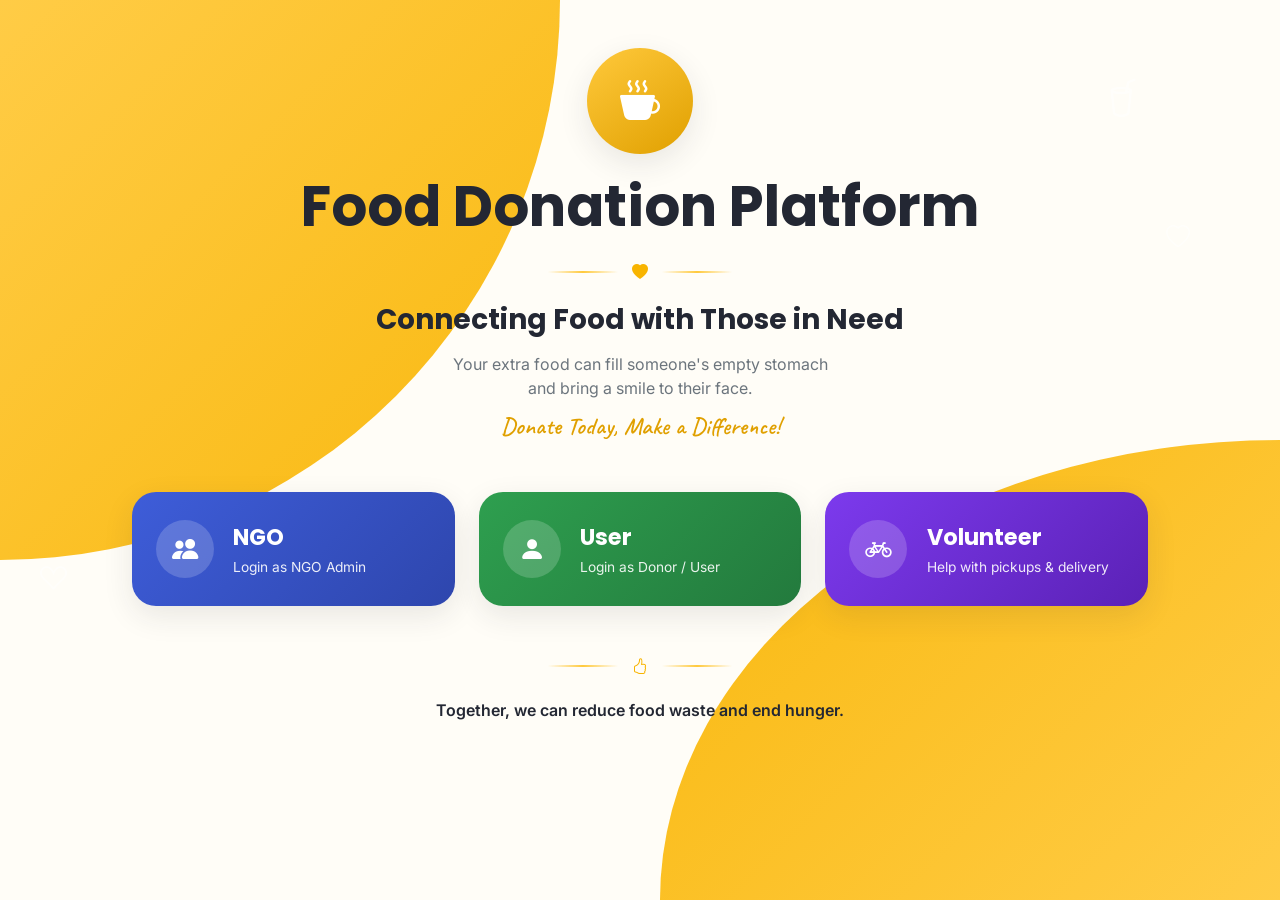
<file: index.html>
<!DOCTYPE html>
<html lang="en">
<head>
<meta charset="UTF-8">
<meta name="viewport" content="width=device-width, initial-scale=1.0">
<title>Food Donation Platform | Donate & Make a Difference</title>
<meta name="description" content="Donate surplus food to NGOs, coordinate volunteers, and help end hunger in your community.">
<link href="https://cdn.jsdelivr.net/npm/bootstrap@5.3.3/dist/css/bootstrap.min.css" rel="stylesheet">
<link rel="stylesheet" href="https://cdn.jsdelivr.net/npm/bootstrap-icons@1.11.3/font/bootstrap-icons.css">
<link rel="preconnect" href="https://fonts.googleapis.com">
<link rel="stylesheet" href="style.css">
</head>
<body>

<div id="loadingOverlay" class="loading-overlay">
  <div class="loader-bowl"></div>
  <div class="text-muted small">Preparing something kind…</div>
</div>

<div class="page-shell">

  <div class="blob-corner blob-top-left"></div>
  <div class="blob-corner blob-bottom-right"></div>

  <i class="bi bi-suit-heart line-icon d-none d-md-block" style="top:560px; left:40px; font-size:1.7rem; color:rgba(255,255,255,.55);"></i>
  <i class="bi bi-heart line-icon d-none d-md-block" style="top:220px; right:90px; font-size:1.5rem; color:rgba(255,255,255,.55);"></i>
  <i class="bi bi-cup-straw line-icon d-none d-md-block" style="top:70px; right:140px; font-size:2.4rem; color:rgba(255,255,255,.55);"></i>

  <main class="content-layer container py-5">

    <section class="text-center mx-auto fade-in-up" style="max-width:720px;">
      <!-- <div class="hero-emblem"><i class="bi bi-heart-fill"></i></div> -->
      <div class="hero-emblem bg-warning rounded-circle d-flex justify-content-center align-items-center">
    <i class="bi bi-cup-hot-fill text-white fs-1"></i>
</div>
      <h1 class="display-4 fw-bold mb-2">Food Donation Platform</h1>
      <div class="divider-flourish"><span class="line"></span><i class="bi bi-heart-fill"></i><span class="line"></span></div>
      <h2 class="h3 fw-bold mb-3">Connecting Food with Those in Need</h2>
      <p class="text-secondary mb-2">
        Your extra food can fill someone's empty stomach<br class="d-none d-md-block">
        and bring a smile to their face.
      </p>
      <p class="script-text fs-4 mb-5">Donate Today, Make a Difference!</p>
    </section>

    <section class="row justify-content-center g-4 mx-auto fade-in-up" style="max-width:1040px; animation-delay:.1s;">
      <div class="col-12 col-md-6 col-lg-4">
        <button class="role-card ngo" onclick="selectRole('ngo')" >
          <span class="role-icon"><i class="bi bi-people-fill"></i></span>
          <span>
            <div class="role-title">NGO</div>
            <div class="role-sub">Login as NGO Admin</div>
          </span>
        </button>
      </div>
      <div class="col-12 col-md-6 col-lg-4">
        <button class="role-card user" onclick="selectRole('user')">
          <span class="role-icon"><i class="bi bi-person-fill"></i></span>
          <span>
            <div class="role-title">User</div>
            <div class="role-sub">Login as Donor / User</div>
          </span>
        </button>
      </div>
      <div class="col-12 col-md-6 col-lg-4 mx-auto">
        <button class="role-card volunteer" onclick="selectRole('volunteer')">
          <span class="role-icon"><i class="bi bi-bicycle"></i></span>
          <span>
            <div class="role-title">Volunteer</div>
            <div class="role-sub">Help with pickups &amp; delivery</div>
          </span>
        </button>
      </div>
    </section>

    <section class="text-center mt-5 fade-in-up" style="animation-delay:.2s;">
      <div class="divider-flourish"><span class="line"></span><i class="bi bi-hand-thumbs-up"></i><span class="line"></span></div>
      <p class="fw-semibold mb-0">Together, we can reduce food waste and end hunger.</p>
    </section>

  </main>

</div>

<script src="https://cdn.jsdelivr.net/npm/bootstrap@5.3.3/dist/js/bootstrap.bundle.min.js"></script>
<script src="script.js"></script>
</body>
</html>
</file>
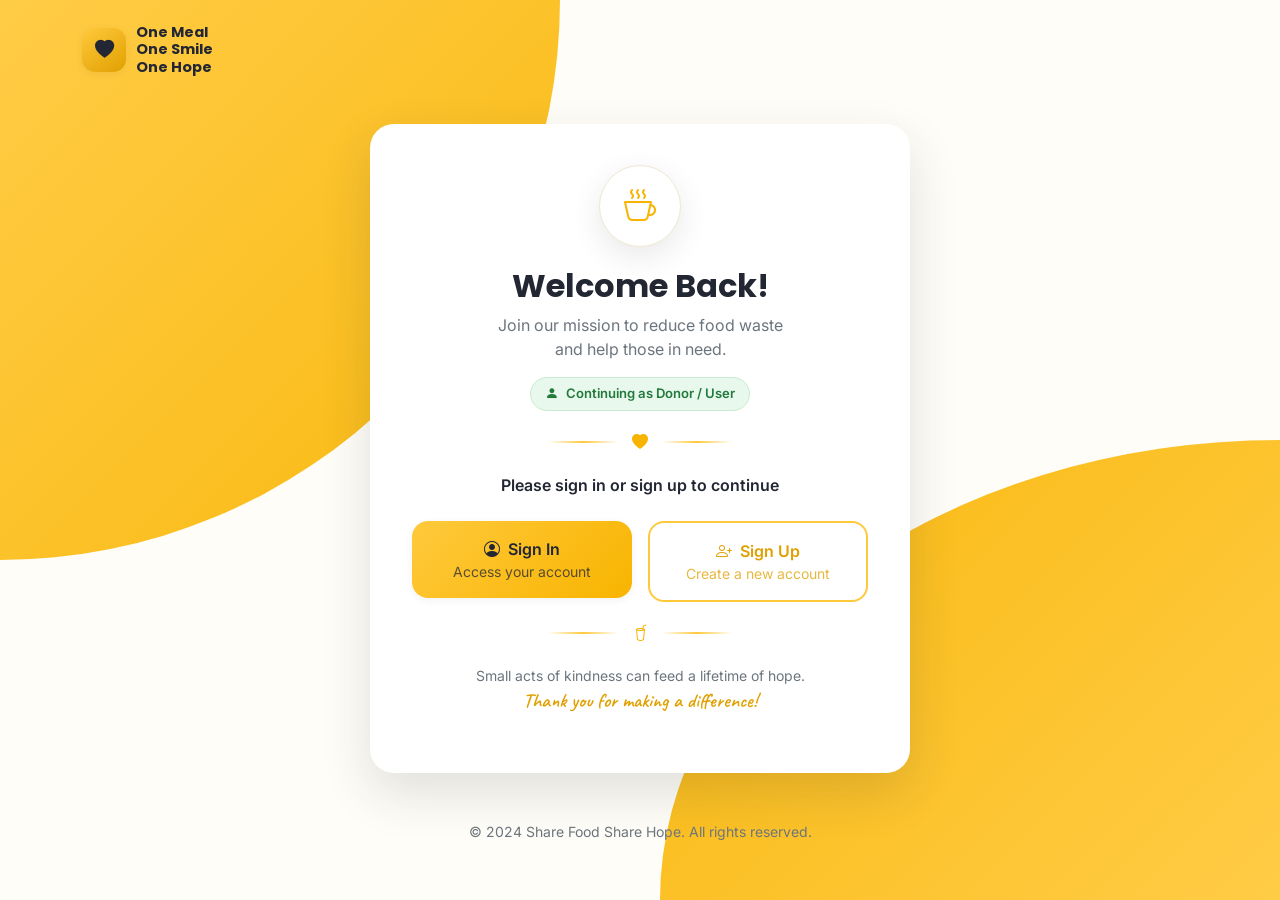
<file: auth.html>
<!DOCTYPE html>
<html lang="en">
<head>
<meta charset="UTF-8">
<meta name="viewport" content="width=device-width, initial-scale=1.0">
<title>Food Donation Platform | Sign In / Sign Up</title>
<link href="https://cdn.jsdelivr.net/npm/bootstrap@5.3.3/dist/css/bootstrap.min.css" rel="stylesheet">
<link rel="stylesheet" href="https://cdn.jsdelivr.net/npm/bootstrap-icons@1.11.3/font/bootstrap-icons.css">
<link rel="stylesheet" href="style.css">
</head>
<body>

<div id="loadingOverlay" class="loading-overlay">
  <div class="loader-bowl"></div>
  <div class="text-muted small">Setting the table…</div>
</div>

<div class="page-shell">
  <div class="blob-corner blob-top-left"></div>
  <div class="blob-corner blob-bottom-right"></div>

  <header class="content-layer container pt-4">
    <div class="brand-lockup">
      <div class="brand-mark"><i class="bi bi-heart-fill"></i></div>
      <div class="brand-text">One Meal <br> One Smile <br> One Hope</div>
    </div>
  </header>

  <main class="content-layer container py-4 py-md-5">
    <div class="auth-card fade-in-up">

      <!-- PANEL: intro -->
      <div id="panelIntro" class="auth-panel active text-center">
        <div class="hero-emblem emblem-sm"><i class="bi bi-cup-hot"></i></div>
        <h2 class="fw-bold mb-2">Welcome Back!</h2>
        <p class="text-secondary mb-3">Join our mission to reduce food waste<br class="d-none d-sm-block">and help those in need.</p>
        <div class="d-flex justify-content-center mb-3"><span class="role-badge role-badge-target"></span></div>
        <div class="divider-flourish"><span class="line"></span><i class="bi bi-heart-fill"></i><span class="line"></span></div>
        <p class="fw-semibold mb-4">Please sign in or sign up to continue</p>
        <div class="row g-3 justify-content-center">
          <div class="col-12 col-sm-6">
            <button class="btn btn-brand w-100 py-3" onclick="showAuthPanel('panelLogin')">
              <i class="bi bi-person-circle me-1"></i> Sign In
              <div class="small fw-normal opacity-75">Access your account</div>
            </button>
          </div>
          <div class="col-12 col-sm-6">
            <button class="btn btn-outline-brand w-100 py-3" onclick="showAuthPanel('panelRegister')">
              <i class="bi bi-person-plus me-1"></i> Sign Up
              <div class="small fw-normal opacity-75">Create a new account</div>
            </button>
          </div>
        </div>
        <div class="divider-flourish"><span class="line"></span><i class="bi bi-cup-straw"></i><span class="line"></span></div>
        <p class="text-secondary small mb-0">Small acts of kindness can feed a lifetime of hope.</p>
        <p class="script-text fs-5">Thank you for making a difference!</p>
      </div>

      <!-- PANEL: Sign In -->
      <div id="panelLogin" class="auth-panel text-center">
        <div class="hero-emblem emblem-sm"><i class="bi bi-cup-hot"></i></div>
        <h2 class="fw-bold mb-2">Welcome Back!</h2>
        <p class="text-secondary mb-3">Log in to continue your journey<br class="d-none d-sm-block">of sharing food and spreading hope.</p>
        <div class="d-flex justify-content-center mb-3"><span class="role-badge role-badge-target"></span></div>
        <div class="divider-flourish"><span class="line"></span><i class="bi bi-heart-fill"></i><span class="line"></span></div>

        <div id="loginError" class="alert alert-danger d-none text-start" role="alert"></div>

        <form id="loginForm" class="text-start" onsubmit="loginUser(event)" novalidate>
          <div class="mb-3">
            <label for="loginIdentifier" class="form-label fw-semibold">Email or Phone Number</label>
            <div class="input-icon-group">
              <i class="bi bi-person field-icon"></i>
              <input type="text" class="form-control" id="loginIdentifier" placeholder="Enter your email or phone number" autocomplete="username">
            </div>
          </div>
          <div class="mb-2">
            <label for="loginPassword" class="form-label fw-semibold">Password</label>
            <div class="input-icon-group">
              <i class="bi bi-lock field-icon"></i>
              <input type="password" class="form-control" id="loginPassword" placeholder="Enter your password" autocomplete="current-password">
              <button type="button" class="toggle-eye" onclick="togglePasswordVisibility('loginPassword', this)"><i class="bi bi-eye"></i></button>
            </div>
          </div>
          <div class="text-end mb-3">
            <a href="#" class="small auth-toggle-link" onclick="showToast('Password reset isn\'t available in this demo yet.', 'info'); return false;">Forgot Password?</a>
          </div>
          <button type="submit" class="btn btn-brand w-100 py-3 fw-bold">Login</button>
        </form>

        <p class="text-center mt-4 mb-0">Don't have an account? <a href="#" class="auth-toggle-link" onclick="showAuthPanel('panelRegister'); return false;">Sign Up</a></p>
        <p class="text-center mt-2"><a href="#" class="text-muted small" onclick="showAuthPanel('panelIntro'); return false;"><i class="bi bi-arrow-left"></i> Back</a></p>
      </div>

      <!-- PANEL: Sign Up -->
      <div id="panelRegister" class="auth-panel text-center">
        <div class="hero-emblem emblem-sm"><i class="bi bi-cup-hot"></i></div>
        <h2 class="fw-bold mb-2">Create an Account</h2>
        <p class="text-secondary mb-3">Sign up to join our mission and start<br class="d-none d-sm-block">making a difference.</p>
        <div class="d-flex justify-content-center mb-3"><span class="role-badge role-badge-target"></span></div>
        <div class="divider-flourish"><span class="line"></span><i class="bi bi-heart-fill"></i><span class="line"></span></div>

        <div id="signupError" class="alert alert-danger d-none text-start" role="alert"></div>

        <form id="signupForm" class="text-start" onsubmit="signupUser(event)" novalidate>
          <div class="mb-3">
            <label for="signupName" class="form-label fw-semibold">Full Name</label>
            <div class="input-icon-group">
              <i class="bi bi-person field-icon"></i>
              <input type="text" class="form-control" id="signupName" placeholder="Enter your full name" autocomplete="name">
            </div>
          </div>
          <div class="mb-3">
            <label for="signupEmail" class="form-label fw-semibold">Email</label>
            <div class="input-icon-group">
              <i class="bi bi-envelope field-icon"></i>
              <input type="email" class="form-control" id="signupEmail" placeholder="Enter your email address" autocomplete="email">
            </div>
          </div>
          <div class="mb-3">
            <label for="signupPhone" class="form-label fw-semibold">Phone Number</label>
            <div class="input-icon-group">
              <i class="bi bi-telephone field-icon"></i>
              <input type="tel" class="form-control" id="signupPhone" placeholder="Enter your phone number" autocomplete="tel">
            </div>
          </div>
          <div class="mb-3">
            <label for="signupPassword" class="form-label fw-semibold">Password</label>
            <div class="input-icon-group">
              <i class="bi bi-lock field-icon"></i>
              <input type="password" class="form-control" id="signupPassword" placeholder="Min. 8 characters" autocomplete="new-password">
              <button type="button" class="toggle-eye" onclick="togglePasswordVisibility('signupPassword', this)"><i class="bi bi-eye"></i></button>
            </div>
          </div>
          <div class="mb-3">
            <label for="signupConfirmPassword" class="form-label fw-semibold">Confirm Password</label>
            <div class="input-icon-group">
              <i class="bi bi-lock-fill field-icon"></i>
              <input type="password" class="form-control" id="signupConfirmPassword" placeholder="Re-enter your password" autocomplete="new-password">
              <button type="button" class="toggle-eye" onclick="togglePasswordVisibility('signupConfirmPassword', this)"><i class="bi bi-eye"></i></button>
            </div>
          </div>
          <button type="submit" class="btn btn-brand w-100 py-3 fw-bold">Register</button>
        </form>

        <p class="text-center mt-4 mb-0">Already have an account? <a href="#" class="auth-toggle-link" onclick="showAuthPanel('panelLogin'); return false;">Sign In</a></p>
        <p class="text-center mt-2"><a href="#" class="text-muted small" onclick="showAuthPanel('panelIntro'); return false;"><i class="bi bi-arrow-left"></i> Back</a></p>
      </div>

    </div>
  </main>

  <footer class="content-layer text-center pb-4">
    <p class="text-secondary small mb-0">© 2024 Share Food Share Hope. All rights reserved.</p>
  </footer>
</div>

<script src="https://cdn.jsdelivr.net/npm/bootstrap@5.3.3/dist/js/bootstrap.bundle.min.js"></script>
<script src="script.js"></script>
<script>
  if (!sessionStorage.getItem("role")) sessionStorage.setItem("role", "user");
  renderRoleBadge();
</script>
</body>
</html>
</file>
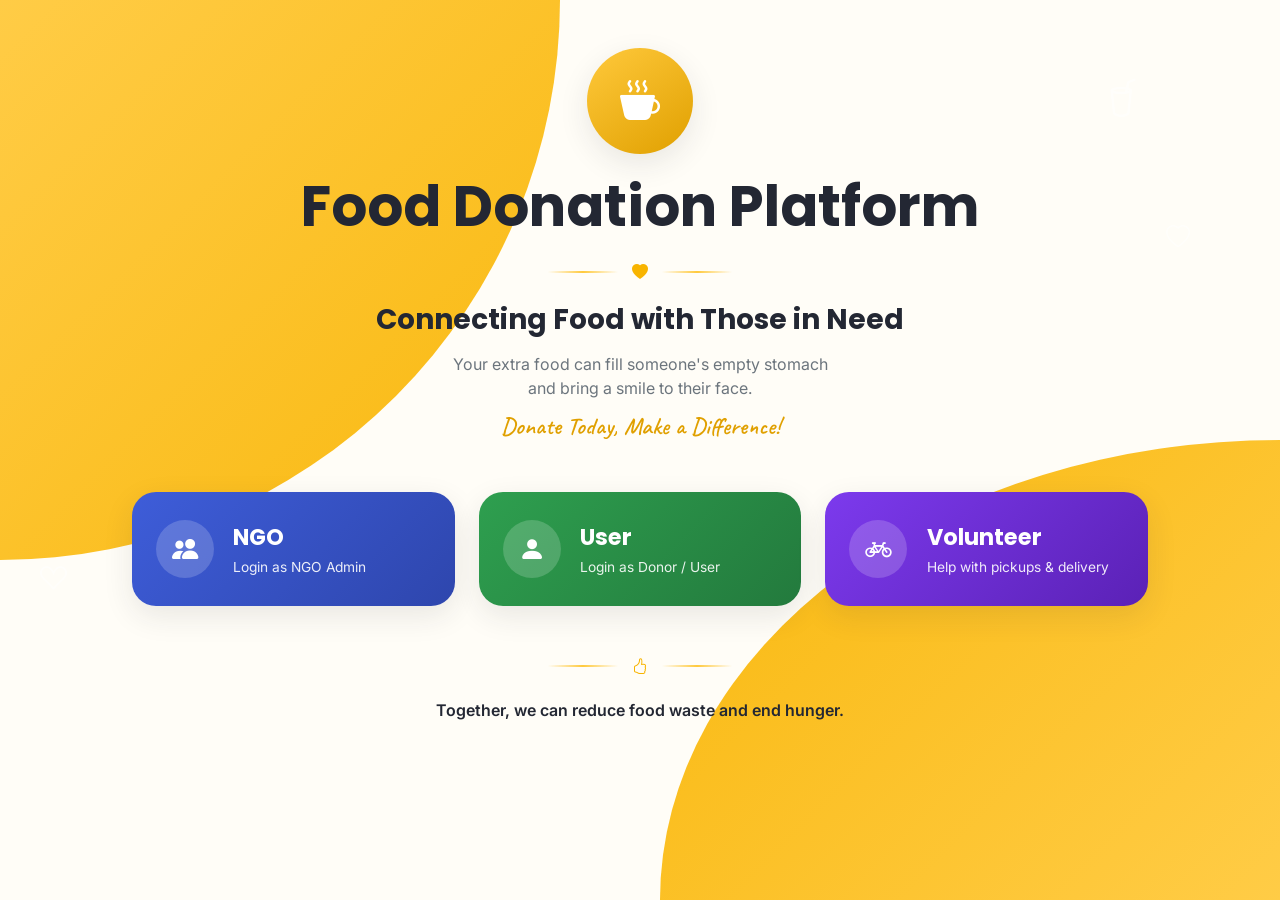
<file: ngo-dashboard.html>
<!DOCTYPE html>
<html lang="en">
<head>
<meta charset="UTF-8">
<meta name="viewport" content="width=device-width, initial-scale=1.0">
<title>Food Donation Platform | NGO Dashboard</title>
<link href="https://cdn.jsdelivr.net/npm/bootstrap@5.3.3/dist/css/bootstrap.min.css" rel="stylesheet">
<link rel="stylesheet" href="https://cdn.jsdelivr.net/npm/bootstrap-icons@1.11.3/font/bootstrap-icons.css">
<link rel="stylesheet" href="style.css">
</head>
<body>

<div id="loadingOverlay" class="loading-overlay">
  <div class="loader-bowl"></div>
  <div class="text-muted small">Gathering donation requests…</div>
</div>

<nav class="dash-navbar">
  <div class="container d-flex align-items-center justify-content-between flex-wrap gap-2">
    <div class="brand-lockup">
      <div class="brand-mark"><i class="bi bi-heart-fill"></i></div>
      <div class="brand-text">Share Food<br>Share Hope</div>
    </div>
    <div class="d-flex align-items-center gap-2 flex-wrap">
      <a href="#" class="nav-pill active"><i class="bi bi-house-fill"></i> Dashboard</a>
      <a href="#requestsSection" class="nav-pill"><i class="bi bi-inbox-fill"></i> Requests</a>

      <button id="ngoAvailBtn" class="btn avail-toggle-btn online" onclick="toggleNgoAvailability()">
        <span class="avail-dot"></span> ONLINE
      </button>

      <div class="dropdown">
        <a href="#" class="nav-pill position-relative" data-bs-toggle="dropdown" onclick="renderNotifDropdown(_ngo.id)">
          <i class="bi bi-bell-fill"></i>
          <span id="notifBadge" class="badge rounded-pill bg-danger position-absolute" style="top:-4px; right:-4px; font-size:.62rem; display:none;">0</span>
        </a>
        <ul class="dropdown-menu dropdown-menu-end shadow-sm notif-dropdown p-0" id="notifDropdownList">
          <li class="px-3 py-3 text-muted small text-center">No notifications yet</li>
        </ul>
      </div>

      <div class="dropdown">
        <div class="profile-chip" data-bs-toggle="dropdown">
          <span class="avatar-circle ngo-av" id="ngoInitial">N</span>
          <span class="fw-semibold" id="ngoNameDisplay">NGO</span>
          <i class="bi bi-chevron-down small text-muted"></i>
        </div>
        <ul class="dropdown-menu dropdown-menu-end shadow-sm">
          <li><span class="dropdown-item-text text-muted small">Signed in as NGO admin</span></li>
          <li><hr class="dropdown-divider"></li>
          <li><a class="dropdown-item text-danger" href="#" onclick="logoutUser(); return false;"><i class="bi bi-box-arrow-right me-2"></i>Logout</a></li>
        </ul>
      </div>
    </div>
  </div>
</nav>

<section class="dash-hero text-center">
  <div class="container content-layer">
    <h1 class="fw-bold display-6">Connecting Surplus Food With People Who Need It</h1>
    <p class="text-secondary">Review incoming donations and coordinate volunteer pickups for your community.</p>
    <div class="divider-flourish"><span class="line"></span><i class="bi bi-heart-fill"></i><span class="line"></span></div>
  </div>
</section>

<main class="container pb-5" style="margin-top:-1.5rem; position:relative; z-index:2;">

  <!-- Stats -->
  <section class="row g-3 mb-4 fade-in-up">
    <div class="col-6 col-lg-3">
      <div class="stat-card">
        <span class="stat-icon total"><i class="bi bi-clipboard2-data"></i></span>
        <div><div class="stat-value" id="statTotal">0</div><div class="stat-label">Total Donations (Platform)</div></div>
      </div>
    </div>
    <div class="col-6 col-lg-3">
      <div class="stat-card">
        <span class="stat-icon pending"><i class="bi bi-hourglass-split"></i></span>
        <div><div class="stat-value" id="statPending">0</div><div class="stat-label">Pending Requests</div></div>
      </div>
    </div>
    <div class="col-6 col-lg-3">
      <div class="stat-card">
        <span class="stat-icon accepted"><i class="bi bi-check-circle"></i></span>
        <div><div class="stat-value" id="statAccepted">0</div><div class="stat-label">My Active Donations</div></div>
      </div>
    </div>
    <div class="col-6 col-lg-3">
      <div class="stat-card">
        <span class="stat-icon completed"><i class="bi bi-flag-fill"></i></span>
        <div><div class="stat-value" id="statCompleted">0</div><div class="stat-label">My Completed Deliveries</div></div>
      </div>
    </div>
  </section>

  <!-- Pending Requests -->
  <section id="requestsSection" class="section-card fade-in-up">
    <div class="section-card-header">
      <div class="section-icon-badge"><i class="bi bi-inbox-fill"></i></div>
      <div class="section-title-wrap"><h3>Pending Requests</h3><div class="title-underline"></div></div>
    </div>
    <div id="pendingContainer"></div>
  </section>

  <!-- My Donations (accepted by this NGO) -->
  <section class="section-card fade-in-up">
    <div class="section-card-header">
      <div class="section-icon-badge"><i class="bi bi-clipboard-check"></i></div>
      <div class="section-title-wrap"><h3>My Donations</h3><div class="title-underline"></div></div>
    </div>
    <div id="myDonationsContainer"></div>
  </section>

</main>

<footer class="site-footer">
  <div class="container d-flex flex-wrap justify-content-between align-items-center gap-2">
    <span><i class="bi bi-suit-heart-fill"></i> Thank you for the work you do every day.</span>
    <span class="small">© 2024 Share Food Share Hope. All rights reserved.</span>
  </div>
</footer>

<!-- Assign Volunteer Modal -->
<div class="modal fade" id="assignVolModal" tabindex="-1">
  <div class="modal-dialog modal-dialog-centered">
    <div class="modal-content">
      <div class="modal-header">
        <h5 class="modal-title fw-bold"><i class="bi bi-person-check text-warning"></i> Assign a Volunteer</h5>
        <button type="button" class="btn-close" data-bs-dismiss="modal"></button>
      </div>
      <div class="modal-body" id="volunteerListModal"></div>
    </div>
  </div>
</div>

<!-- Donation Detail Modal -->
<div class="modal fade" id="detailModal" tabindex="-1">
  <div class="modal-dialog modal-dialog-centered modal-lg">
    <div class="modal-content">
      <div class="modal-header">
        <h5 class="modal-title fw-bold" id="detailTitle">Donation Details</h5>
        <button type="button" class="btn-close" data-bs-dismiss="modal"></button>
      </div>
      <div class="modal-body" id="detailBody"></div>
    </div>
  </div>
</div>

<script src="https://cdn.jsdelivr.net/npm/bootstrap@5.3.3/dist/js/bootstrap.bundle.min.js"></script>
<script src="script.js"></script>
<script>initNgoDashboard();</script>
</body>
</html>
</file>
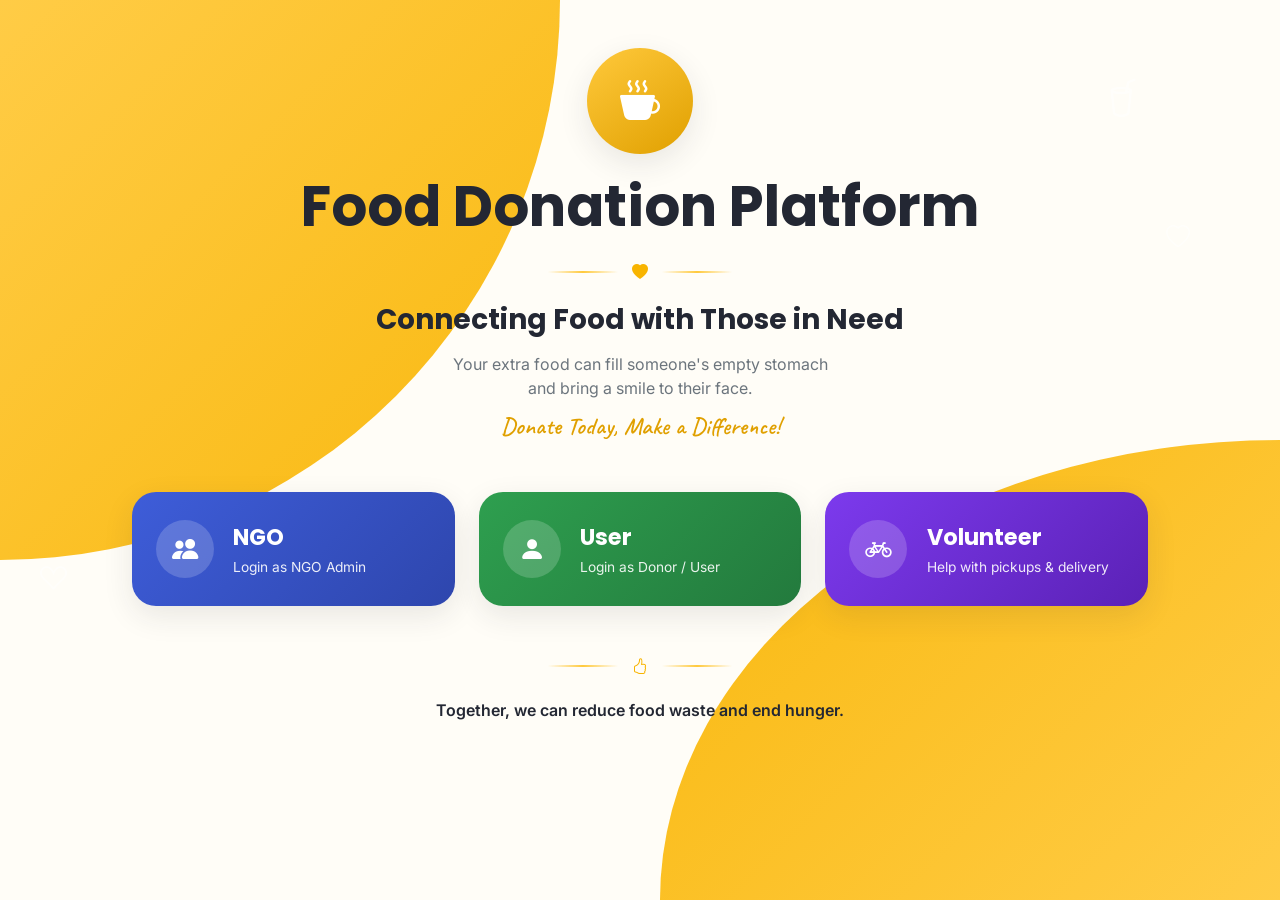
<file: user-dashboard.html>
<!DOCTYPE html>
<html lang="en">
<head>
<meta charset="UTF-8">
<meta name="viewport" content="width=device-width, initial-scale=1.0">
<title>Food Donation Platform | My Dashboard</title>
<link href="https://cdn.jsdelivr.net/npm/bootstrap@5.3.3/dist/css/bootstrap.min.css" rel="stylesheet">
<link rel="stylesheet" href="https://cdn.jsdelivr.net/npm/bootstrap-icons@1.11.3/font/bootstrap-icons.css">
<link rel="stylesheet" href="style.css">
</head>
<body>

<div id="loadingOverlay" class="loading-overlay">
  <div class="loader-bowl"></div>
  <div class="text-muted small">Loading your dashboard…</div>
</div>

<nav class="dash-navbar">
  <div class="container d-flex align-items-center justify-content-between flex-wrap gap-2">
    <div class="brand-lockup">
      <div class="brand-mark"><i class="bi bi-heart-fill"></i></div>
      <div class="brand-text">Share Food<br>Share Hope</div>
    </div>
    <div class="d-flex align-items-center gap-2 flex-wrap">
      <a href="#" class="nav-pill active"><i class="bi bi-house-fill"></i> Home</a>
      <a href="#historySection" class="nav-pill"><i class="bi bi-clock-history"></i> My Donations</a>

      <div class="dropdown">
        <a href="#" class="nav-pill position-relative" data-bs-toggle="dropdown" onclick="renderNotifDropdown(_donor.id)">
          <i class="bi bi-bell-fill"></i> Notifications
          <span id="notifBadge" class="badge rounded-pill bg-danger position-absolute" style="top:-4px; right:-4px; font-size:.62rem; display:none;">0</span>
        </a>
        <ul class="dropdown-menu dropdown-menu-end shadow-sm notif-dropdown p-0" id="notifDropdownList">
          <li class="px-3 py-3 text-muted small text-center">No notifications yet</li>
        </ul>
      </div>

      <div class="dropdown">
        <div class="profile-chip" data-bs-toggle="dropdown">
          <span class="avatar-circle" id="userInitial">U</span>
          <span class="fw-semibold" id="userNameDisplay">User</span>
          <i class="bi bi-chevron-down small text-muted"></i>
        </div>
        <ul class="dropdown-menu dropdown-menu-end shadow-sm">
          <li><span class="dropdown-item-text text-muted small">Signed in as donor</span></li>
          <li><hr class="dropdown-divider"></li>
          <li><a class="dropdown-item text-danger" href="#" onclick="logoutUser(); return false;"><i class="bi bi-box-arrow-right me-2"></i>Logout</a></li>
        </ul>
      </div>
    </div>
  </div>
</nav>

<section class="dash-hero text-center">
  <div class="container content-layer">
    <h1 class="fw-bold display-6">Make a Difference. Donate Food.</h1>
    <p class="text-secondary">Your small act of kindness can bring a big change in someone's life.</p>
    <div class="divider-flourish"><span class="line"></span><i class="bi bi-heart-fill"></i><span class="line"></span></div>
  </div>
</section>

<main class="container pb-5" style="margin-top:-1.5rem; position:relative; z-index:2;">

  <!-- Add an Item -->
  <section id="addItemSection" class="section-card fade-in-up">
    <div class="section-card-header">
      <div class="section-icon-badge"><i class="bi bi-plus-circle"></i></div>
      <div class="section-title-wrap"><h3>Add an Item</h3><div class="title-underline"></div></div>
    </div>

    <form id="donationForm" novalidate>
      <input type="hidden" id="photoData" value="">
      <div class="row g-3">
        <div class="col-md-4">
          <label for="foodName" class="form-label fw-semibold">Food Name</label>
          <input type="text" class="form-control" id="foodName" placeholder="e.g. Vegetable Pulao" required>
        </div>
        <div class="col-md-4">
          <label for="foodType" class="form-label fw-semibold">Food Type</label>
          <select class="form-select" id="foodType" required>
            <option value="" selected disabled>Select food type</option>
            <option value="Veg">Veg</option>
            <option value="Non-Veg">Non-Veg</option>
            <option value="Both">Both</option>
          </select>
        </div>
        <div class="col-md-4">
          <label for="foodForm" class="form-label fw-semibold">Food Form</label>
          <select class="form-select" id="foodForm" required>
            <option value="" selected disabled>Select food form</option>
            <option value="Dry">Dry</option>
            <option value="Wet">Wet</option>
            <option value="Dry + Wet">Dry + Wet</option>
          </select>
        </div>

        <div class="col-md-6">
          <label for="peopleServed" class="form-label fw-semibold">Number of People Served</label>
          <input type="number" min="1" class="form-control" id="peopleServed" placeholder="e.g. 25" required>
        </div>
        <div class="col-md-6">
          <label for="contactNumber" class="form-label fw-semibold">Contact Number</label>
          <input type="tel" class="form-control" id="contactNumber" placeholder="Enter contact number" required>
        </div>

        <div class="col-md-6">
          <label for="preparedTime" class="form-label fw-semibold">Prepared Time</label>
          <input type="datetime-local" class="form-control" id="preparedTime" required>
        </div>
        <div class="col-md-6">
          <label for="expiryTime" class="form-label fw-semibold">Expiry Time</label>
          <input type="datetime-local" class="form-control" id="expiryTime" required>
        </div>

        <div class="col-md-6">
          <label for="pickupAddress" class="form-label fw-semibold">Pickup Address</label>
          <input type="text" class="form-control" id="pickupAddress" placeholder="Enter full pickup address" required>
        </div>
        <div class="col-md-6">
          <label class="form-label fw-semibold">Photo Upload <span class="text-muted fw-normal">(optional)</span></label>
          <label id="uploadZone" class="upload-zone d-block">
            <i class="bi bi-cloud-arrow-up fs-3 text-warning"></i>
            <div class="fw-semibold mt-1">Click to upload or drag and drop</div>
            <div class="small text-muted">JPG, PNG up to 5MB</div>
          </label>
          <input type="file" id="photoInput" accept="image/png, image/jpeg" class="d-none">
        </div>

        <div class="col-12">
          <label for="instructions" class="form-label fw-semibold">Special Instructions <span class="text-muted fw-normal">(optional)</span></label>
          <textarea class="form-control" id="instructions" rows="2" placeholder="Allergens, packaging notes, best pickup window, etc."></textarea>
        </div>

        <div class="col-12 mt-2">
          <button type="submit" class="btn btn-brand px-4"><i class="bi bi-send"></i> Submit Donation</button>
        </div>
      </div>
    </form>
  </section>

  <!-- History -->
  <section id="historySection" class="section-card fade-in-up">
    <div class="section-card-header">
      <div class="section-icon-badge"><i class="bi bi-clipboard-data"></i></div>
      <div class="section-title-wrap"><h3>Donation History &amp; Status</h3><div class="title-underline"></div></div>
    </div>

    <div id="historyContainer"></div>
    <div id="historyEmpty" class="empty-state d-none">
      <i class="bi bi-clipboard-x"></i>
      <p class="mb-0 fw-semibold">No donations yet</p>
      <p class="small">Submit your first donation above and it will show up here.</p>
    </div>
  </section>

</main>

<footer class="site-footer">
  <div class="container d-flex flex-wrap justify-content-between align-items-center gap-2">
    <span><i class="bi bi-suit-heart-fill"></i> Together, we can end hunger. Thank you for your kindness!</span>
    <span class="small">© 2024 Share Food Share Hope. All rights reserved.</span>
  </div>
</footer>

<script src="https://cdn.jsdelivr.net/npm/bootstrap@5.3.3/dist/js/bootstrap.bundle.min.js"></script>
<script src="script.js"></script>
<script>initUserDashboard();</script>
</body>
</html>
</file>
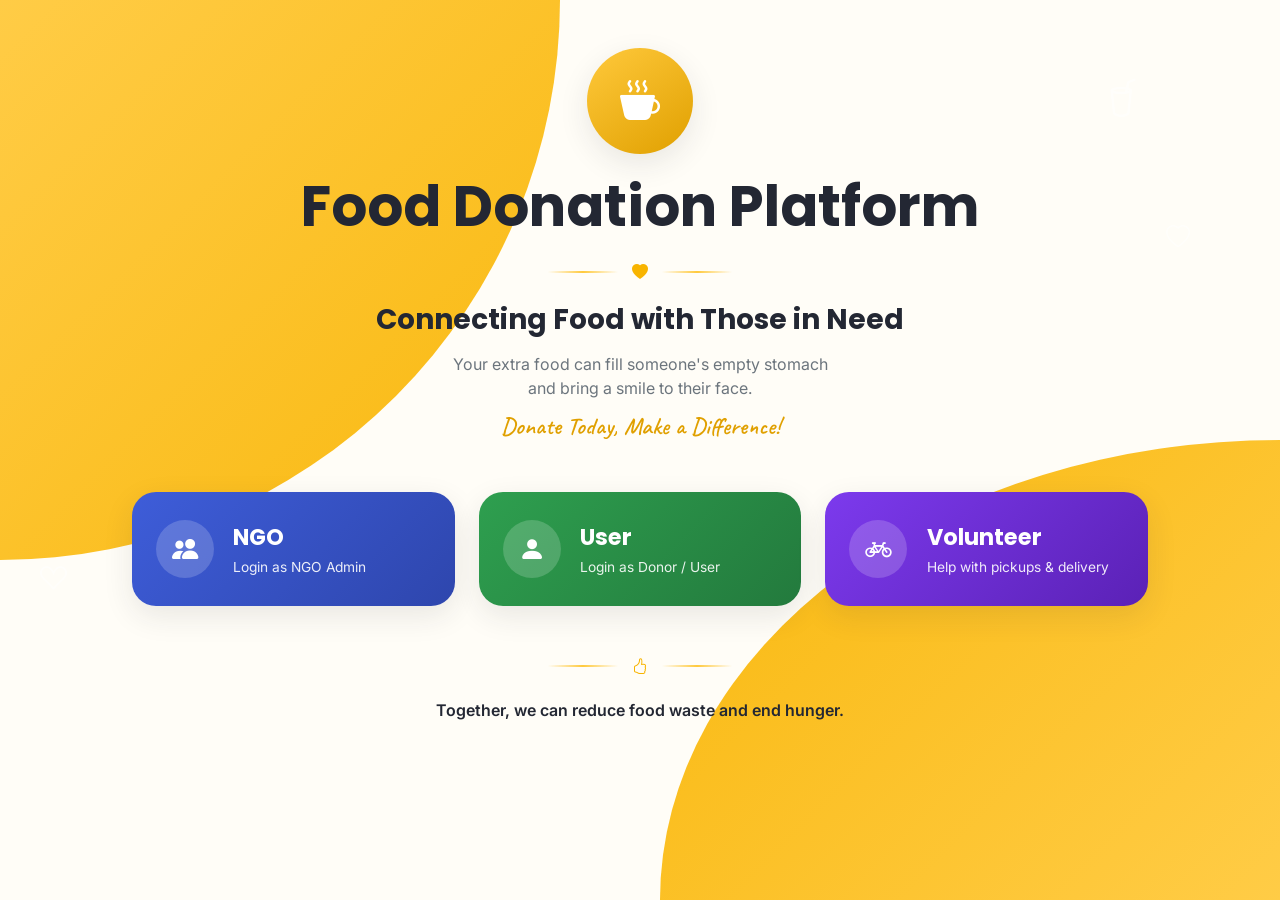
<file: volunteer-dashboard.html>
<!DOCTYPE html>
<html lang="en">
<head>
<meta charset="UTF-8">
<meta name="viewport" content="width=device-width, initial-scale=1.0">
<title>Food Donation Platform | Volunteer Dashboard</title>
<link href="https://cdn.jsdelivr.net/npm/bootstrap@5.3.3/dist/css/bootstrap.min.css" rel="stylesheet">
<link rel="stylesheet" href="https://cdn.jsdelivr.net/npm/bootstrap-icons@1.11.3/font/bootstrap-icons.css">
<link rel="stylesheet" href="style.css">
</head>
<body>

<div id="loadingOverlay" class="loading-overlay">
  <div class="loader-bowl"></div>
  <div class="text-muted small">Loading your assignments…</div>
</div>

<nav class="dash-navbar">
  <div class="container d-flex align-items-center justify-content-between flex-wrap gap-2">
    <div class="brand-lockup">
      <div class="brand-mark"><i class="bi bi-heart-fill"></i></div>
      <div class="brand-text">Share Food<br>Share Hope</div>
    </div>
    <div class="d-flex align-items-center gap-2 flex-wrap">
      <a href="#" class="nav-pill active"><i class="bi bi-house-fill"></i> Dashboard</a>
      <a href="#assignmentsSection" class="nav-pill"><i class="bi bi-clipboard-check"></i> My Assignments</a>
      <a href="#activitySection" class="nav-pill"><i class="bi bi-graph-up"></i> My Activity</a>

      <button id="volAvailBtn" class="btn avail-toggle-btn online" onclick="toggleVolAvailability()">
        <span class="avail-dot"></span> Online
      </button>

      <div class="dropdown">
        <a href="#" class="nav-pill position-relative" data-bs-toggle="dropdown" onclick="renderNotifDropdown(_vol.id)">
          <i class="bi bi-bell-fill"></i>
          <span id="notifBadge" class="badge rounded-pill bg-danger position-absolute" style="top:-4px; right:-4px; font-size:.62rem; display:none;">0</span>
        </a>
        <ul class="dropdown-menu dropdown-menu-end shadow-sm notif-dropdown p-0" id="notifDropdownList">
          <li class="px-3 py-3 text-muted small text-center">No notifications yet</li>
        </ul>
      </div>

      <div class="dropdown">
        <div class="profile-chip" data-bs-toggle="dropdown">
          <span class="avatar-circle vol-av" id="volInitial">V</span>
          <span class="fw-semibold" id="volNameDisplay">Volunteer</span>
          <i class="bi bi-chevron-down small text-muted"></i>
        </div>
        <ul class="dropdown-menu dropdown-menu-end shadow-sm">
          <li><span class="dropdown-item-text text-muted small">Signed in as volunteer</span></li>
          <li><hr class="dropdown-divider"></li>
          <li><a class="dropdown-item text-danger" href="#" onclick="logoutUser(); return false;"><i class="bi bi-box-arrow-right me-2"></i>Logout</a></li>
        </ul>
      </div>
    </div>
  </div>
</nav>

<main class="container py-4 pb-5">

  <!-- Welcome banner -->
  <section class="d-flex flex-wrap justify-content-between align-items-start gap-2 mb-4 fade-in-up">
    <div>
      <h1 class="h3 fw-bold mb-1">Welcome back, <span id="volWelcomeName">Volunteer</span>! 👋</h1>
      <p class="text-secondary mb-0">You are making a real difference by helping deliver food to those in need.</p>
    </div>
  </section>

  <!-- New assignment alert -->
  <div id="newAssignAlert" class="assignment-alert d-none fade-in-up">
    <div class="d-flex align-items-center gap-2">
      <i class="bi bi-bell-fill text-warning fs-5"></i>
      <span class="alert-text fw-semibold small"></span>
    </div>
    <a href="#assignmentsSection" class="btn btn-sm btn-brand rounded-pill">View</a>
  </div>

  <!-- Stat cards -->
  <section class="row g-3 mb-4 fade-in-up" id="assignmentsSection">
    <div class="col-6 col-lg-3">
      <div class="stat-card">
        <span class="stat-icon accepted"><i class="bi bi-clipboard-check"></i></span>
        <div><div class="stat-value" id="volStatActive">0</div><div class="stat-label">Active Assignment</div></div>
      </div>
    </div>
    <div class="col-6 col-lg-3">
      <div class="stat-card">
        <span class="stat-icon completed"><i class="bi bi-truck"></i></span>
        <div><div class="stat-value" id="volStatCompleted">0</div><div class="stat-label">Completed Deliveries</div></div>
      </div>
    </div>
    <div class="col-6 col-lg-3">
      <div class="stat-card">
        <span class="stat-icon pending"><i class="bi bi-clock-history"></i></span>
        <div><div class="stat-value" id="volStatPending">0</div><div class="stat-label">Pending Assignments</div></div>
      </div>
    </div>
    <div class="col-6 col-lg-3">
      <div class="stat-card">
        <span class="stat-icon" style="background:linear-gradient(135deg,#A78BFA,#7C3AED);"><i class="bi bi-star-fill"></i></span>
        <div><div class="stat-value" id="volStatTotal">0</div><div class="stat-label">Total Deliveries</div></div>
      </div>
    </div>
  </section>

  <!-- Pending assignments list -->
  <section class="section-card fade-in-up">
    <div class="section-card-header">
      <div class="section-icon-badge"><i class="bi bi-bell"></i></div>
      <div class="section-title-wrap"><h3>Pickup Requests</h3><div class="title-underline"></div></div>
    </div>
    <div id="myPickupsPanel"></div>
  </section>

  <!-- Current assignment + status flow -->
  <section class="row g-4">
    <div class="col-lg-7">
      <div class="section-card fade-in-up h-100">
        <div class="section-card-header">
          <div class="section-icon-badge"><i class="bi bi-box-seam"></i></div>
          <div class="section-title-wrap"><h3>Current Assignment</h3><div class="title-underline"></div></div>
        </div>
        <div id="currentDetail"></div>
        <hr class="my-3">
        <div id="statusActions"></div>
      </div>
    </div>
    <div class="col-lg-5">
      <div class="section-card fade-in-up h-100">
        <div class="section-card-header">
          <div class="section-icon-badge"><i class="bi bi-signpost-split"></i></div>
          <div class="section-title-wrap"><h3>Assignment Status Flow</h3><div class="title-underline"></div></div>
        </div>
        <div id="statusSteps"></div>
      </div>
    </div>
  </section>

  <!-- Recent activity -->
  <section id="activitySection" class="section-card fade-in-up mt-4">
    <div class="section-card-header">
      <div class="section-icon-badge"><i class="bi bi-graph-up"></i></div>
      <div class="section-title-wrap"><h3>My Recent Activity</h3><div class="title-underline"></div></div>
    </div>
    <div id="volActivity"></div>
  </section>

</main>

<footer class="site-footer">
  <div class="container d-flex flex-wrap justify-content-between align-items-center gap-2">
    <span><i class="bi bi-suit-heart-fill"></i> Thank you for being the bridge between donors and those in need.</span>
    <span class="small">© 2024 Share Food Share Hope. All rights reserved.</span>
  </div>
</footer>

<!-- Food Quality Checklist Modal (new: replaces the direct Quality Check step) -->
<div class="modal fade" id="foodQualityChecklistModal" tabindex="-1" aria-labelledby="foodQualityChecklistModalLabel" data-bs-backdrop="static" data-bs-keyboard="false">
  <div class="modal-dialog modal-dialog-centered">
    <div class="modal-content">
      <div class="modal-header">
        <h5 class="modal-title fw-bold" id="foodQualityChecklistModalLabel"><i class="bi bi-clipboard2-check me-2"></i>Food Quality Checklist</h5>
      </div>
      <div class="modal-body">
        <p class="text-secondary small mb-3">Please confirm each item before proceeding with this pickup.</p>
        <div class="form-check mb-2">
          <input class="form-check-input qc-check" type="checkbox" id="qcItem1" onchange="updateQualityVerifiedButtonState()">
          <label class="form-check-label" for="qcItem1">Freshly prepared</label>
        </div>
        <div class="form-check mb-2">
          <input class="form-check-input qc-check" type="checkbox" id="qcItem2" onchange="updateQualityVerifiedButtonState()">
          <label class="form-check-label" for="qcItem2">Hygienically packed</label>
        </div>
        <div class="form-check mb-2">
          <input class="form-check-input qc-check" type="checkbox" id="qcItem3" onchange="updateQualityVerifiedButtonState()">
          <label class="form-check-label" for="qcItem3">Stored properly</label>
        </div>
        <div class="form-check mb-2">
          <input class="form-check-input qc-check" type="checkbox" id="qcItem4" onchange="updateQualityVerifiedButtonState()">
          <label class="form-check-label" for="qcItem4">Not opened or served</label>
        </div>
        <div class="form-check mb-3">
          <input class="form-check-input qc-check" type="checkbox" id="qcItem5" onchange="updateQualityVerifiedButtonState()">
          <label class="form-check-label" for="qcItem5">No bad smell or spoilage</label>
        </div>
        <hr>
        <h6 class="fw-bold small mb-2">Food Verification</h6>
        <div class="d-flex gap-2 flex-wrap">
          <button type="button" class="btn btn-success rounded-pill px-4" id="qcVerifiedBtn" disabled onclick="confirmQualityVerified()">
            <i class="bi bi-check-circle"></i> Quality Verified
          </button>
          <button type="button" class="btn btn-outline-danger rounded-pill px-4" id="qcRejectedBtn" onclick="openRejectionReasonModal()">
            <i class="bi bi-x-circle"></i> Rejected (Quality Issue)
          </button>
        </div>
      </div>
    </div>
  </div>
</div>

<!-- Reason for Rejection Modal (new: shown when volunteer rejects via the checklist) -->
<div class="modal fade" id="rejectionReasonModal" tabindex="-1" aria-labelledby="rejectionReasonModalLabel" data-bs-backdrop="static" data-bs-keyboard="false">
  <div class="modal-dialog modal-dialog-centered">
    <div class="modal-content">
      <div class="modal-header">
        <h5 class="modal-title fw-bold" id="rejectionReasonModalLabel"><i class="bi bi-exclamation-triangle me-2"></i>Reason for Rejection</h5>
      </div>
      <div class="modal-body">
        <label for="rejectionReasonText" class="form-label small fw-semibold">Please describe the issue</label>
        <textarea class="form-control" id="rejectionReasonText" rows="4" placeholder="Enter the reason for rejecting this donation..." oninput="updateRejectionSubmitState()"></textarea>
        <div class="form-text">Examples: Food has a bad smell · Food appears spoiled · Packaging is damaged · Food has already been opened · Food is not hygienically packed · Other</div>
        <div class="d-flex gap-2 flex-wrap mt-3">
          <button type="button" class="btn btn-danger rounded-pill px-4" id="rejectionSubmitBtn" disabled onclick="submitRejectionReason()">
            <i class="bi bi-x-circle"></i> Confirm Rejection
          </button>
          <button type="button" class="btn btn-outline-secondary rounded-pill px-4" onclick="cancelRejectionReason()">
            Back to Checklist
          </button>
        </div>
      </div>
    </div>
  </div>
</div>

<script src="https://cdn.jsdelivr.net/npm/bootstrap@5.3.3/dist/js/bootstrap.bundle.min.js"></script>
<script src="script.js"></script>
<script>
  initVolunteerDashboard();
  document.addEventListener('DOMContentLoaded', () => {
    setTimeout(() => {
      const nameEl = document.getElementById('volWelcomeName');
      if (nameEl && _vol) nameEl.textContent = _vol.name.split(' ')[0];
    }, 100);
  });
</script>
</body>
</html>
</file>
<file: style.css>
/* =========================================================
   SHARE FOOD, SHARE HOPE v2 — Complete Stylesheet
   Covers: Welcome · Auth · Donor · NGO · Volunteer
   ========================================================= */

@import url('https://fonts.googleapis.com/css2?family=Poppins:wght@500;600;700;800&family=Inter:wght@400;500;600&family=Caveat:wght@600;700&display=swap');

/* ── Design Tokens ─────────────────────────────────────── */
:root {
  --cream: #FFFDF7;
  --paper: #FFFFFF;
  --yellow-50: #FFF8E6;
  --yellow-200: #FFE7A6;
  --yellow-400: #FFC93C;
  --yellow-500: #F8B400;
  --yellow-600: #E0A000;
  --ink: #232733;
  --ink-soft: #5B6172;
  --ink-faint: #9AA0AE;
  --line: #EFE7D2;
  --ngo-blue: #3E5DD9;
  --ngo-blue-dark: #2E46AD;
  --user-green: #2E9F4F;
  --user-green-dark: #237A3D;
  --vol-purple: #7C3AED;
  --vol-purple-dark: #5B21B6;
  --shadow-sm: 0 2px 8px rgba(35,39,51,.06);
  --shadow-md: 0 10px 30px rgba(35,39,51,.10);
  --shadow-lg: 0 20px 50px rgba(35,39,51,.14);
  --r-sm: 10px; --r-md: 16px; --r-lg: 24px; --r-pill: 999px;
  --sidebar-w: 240px;
}
*{box-sizing:border-box;}html{scroll-behavior:smooth;}
body{font-family:'Inter',sans-serif;color:var(--ink);background:var(--cream);-webkit-font-smoothing:antialiased;}
h1,h2,h3,h4,h5,h6{font-family:'Poppins',sans-serif;color:var(--ink);}
a{text-decoration:none;}::selection{background:var(--yellow-400);color:var(--ink);}

/* ── Loading overlay ────────────────────────────────────── */
.loading-overlay{position:fixed;inset:0;background:rgba(255,253,247,.92);display:flex;align-items:center;justify-content:center;z-index:2000;flex-direction:column;gap:1rem;transition:opacity .4s,visibility .4s;}
.loading-overlay.hide{opacity:0;visibility:hidden;pointer-events:none;}
.loader-bowl{width:52px;height:52px;border:5px solid var(--yellow-200);border-top-color:var(--yellow-500);border-radius:50%;animation:spin .9s linear infinite;}
@keyframes spin{to{transform:rotate(360deg)}}

/* ── Background decorations (welcome/auth) ──────────────── */
.blob-corner{position:fixed;z-index:0;pointer-events:none;}
.blob-top-left{top:0;left:0;width:min(46vw,560px);height:min(46vw,560px);background:linear-gradient(135deg,var(--yellow-400),var(--yellow-500));border-radius:0 0 100% 0;opacity:.95;}
.blob-bottom-right{bottom:0;right:0;width:min(50vw,620px);height:min(38vw,460px);background:linear-gradient(135deg,var(--yellow-500),var(--yellow-400));border-radius:100% 0 0 0;opacity:.95;}
.page-shell{position:relative;min-height:100vh;overflow-x:hidden;}
.content-layer{position:relative;z-index:2;}
.line-icon{position:absolute;z-index:1;}

/* ── Brand lockup ───────────────────────────────────────── */
.brand-lockup{display:flex;align-items:center;gap:10px;}
.brand-mark{width:44px;height:44px;border-radius:13px;background:linear-gradient(145deg,var(--yellow-400),var(--yellow-600));display:flex;align-items:center;justify-content:center;color:var(--ink);font-size:1.2rem;box-shadow:var(--shadow-sm);flex-shrink:0;}
.brand-text{font-family:'Poppins',sans-serif;font-weight:700;font-size:.9rem;line-height:1.2;color:var(--ink);}
.brand-text.light-text{color:#fff;}

/* ── Hero emblem ────────────────────────────────────────── */
.hero-emblem{width:106px;height:106px;border-radius:50%;background:linear-gradient(145deg,var(--yellow-400),var(--yellow-600));display:flex;align-items:center;justify-content:center;color:#fff;font-size:2.7rem;margin:0 auto 1.2rem;box-shadow:var(--shadow-md);animation:floatY 4s ease-in-out infinite;}
.emblem-sm{width:82px;height:82px;font-size:2rem;background:var(--paper);color:var(--yellow-500);border:1px solid var(--line);}
@keyframes floatY{0%,100%{transform:translateY(0)}50%{transform:translateY(-8px)}}

/* ── Divider flourish ───────────────────────────────────── */
.divider-flourish{display:flex;align-items:center;justify-content:center;gap:14px;color:var(--yellow-500);margin:1.2rem 0;}
.divider-flourish .line{height:2px;width:70px;background:linear-gradient(90deg,transparent,var(--yellow-400) 50%,transparent);}
.script-text{font-family:'Caveat',cursive;font-weight:600;color:var(--yellow-600);}

/* ── Role cards (index.html) ────────────────────────────── */
.role-card{border:none;border-radius:var(--r-lg);padding:1.75rem 1.5rem;display:flex;align-items:center;gap:1.2rem;width:100%;text-align:left;cursor:pointer;transition:transform .25s,box-shadow .25s;box-shadow:var(--shadow-md);position:relative;overflow:hidden;}
.role-card::after{content:'';position:absolute;inset:0;background:rgba(255,255,255,.12);opacity:0;transition:opacity .25s;}
.role-card:hover{transform:translateY(-6px) scale(1.01);box-shadow:var(--shadow-lg);}
.role-card:hover::after{opacity:1;}
.role-card.ngo{background:linear-gradient(135deg,var(--ngo-blue),var(--ngo-blue-dark));color:#fff;}
.role-card.user{background:linear-gradient(135deg,var(--user-green),var(--user-green-dark));color:#fff;}
.role-card.volunteer{background:linear-gradient(135deg,var(--vol-purple),var(--vol-purple-dark));color:#fff;}
.role-card .role-icon{width:58px;height:58px;border-radius:50%;background:rgba(255,255,255,.18);display:flex;align-items:center;justify-content:center;font-size:1.65rem;flex-shrink:0;}
.role-card .role-title{font-family:'Poppins',sans-serif;font-weight:700;font-size:1.4rem;margin-bottom:2px;}
.role-card .role-sub{font-size:.86rem;opacity:.9;}

/* ── Auth card ──────────────────────────────────────────── */
.auth-card{background:var(--paper);border-radius:var(--r-lg);box-shadow:var(--shadow-lg);padding:2.6rem;max-width:540px;width:100%;margin:0 auto;}
.role-badge{display:inline-flex;align-items:center;gap:8px;background:var(--yellow-50);border:1px solid var(--yellow-200);color:var(--yellow-600);font-weight:600;font-size:.82rem;padding:.38rem .9rem;border-radius:var(--r-pill);}
.role-badge.is-ngo{background:#EAF0FF;border-color:#C9D6FF;color:var(--ngo-blue);}
.role-badge.is-user{background:#E8F8EC;border-color:#C7EDD0;color:var(--user-green-dark);}
.role-badge.is-volunteer{background:#F3E8FF;border-color:#DDD6FE;color:var(--vol-purple);}
.auth-panel{display:none;animation:fadeUp .35s ease;}
.auth-panel.active{display:block;}
@keyframes fadeUp{from{opacity:0;transform:translateY(14px)}to{opacity:1;transform:translateY(0)}}
.auth-toggle-link{color:var(--yellow-600);font-weight:600;}
.auth-toggle-link:hover{text-decoration:underline;}

/* ── Forms ──────────────────────────────────────────────── */
.form-control,.form-select{border:1.5px solid var(--line);border-radius:var(--r-md);padding:.88rem 1rem;background:var(--yellow-50);transition:border-color .2s,box-shadow .2s,background .2s;}
.form-control:focus,.form-select:focus{border-color:var(--yellow-500);box-shadow:0 0 0 3px rgba(248,180,0,.18);background:var(--paper);}
.input-icon-group{position:relative;}
.input-icon-group .field-icon{position:absolute;left:1rem;top:50%;transform:translateY(-50%);color:var(--ink-faint);z-index:5;}
.input-icon-group .form-control{padding-left:2.6rem;padding-right:2.6rem;}
.input-icon-group .toggle-eye{position:absolute;right:1rem;top:50%;transform:translateY(-50%);color:var(--ink-faint);cursor:pointer;z-index:5;background:none;border:none;}

/* ── Buttons ────────────────────────────────────────────── */
.btn-brand{background:linear-gradient(135deg,var(--yellow-400),var(--yellow-500));color:var(--ink);border:none;font-weight:600;border-radius:var(--r-md);transition:transform .2s,box-shadow .2s,filter .2s;box-shadow:var(--shadow-sm);}
.btn-brand:hover{transform:translateY(-2px);box-shadow:var(--shadow-md);filter:brightness(1.04);color:var(--ink);}
.btn-outline-brand{background:var(--paper);color:var(--yellow-600);border:2px solid var(--yellow-400);font-weight:600;border-radius:var(--r-md);transition:all .2s;}
.btn-outline-brand:hover{background:var(--yellow-50);transform:translateY(-2px);color:var(--yellow-600);}
.btn-icon-action{border:none;background:var(--yellow-50);color:var(--ink-soft);width:34px;height:34px;border-radius:50%;display:inline-flex;align-items:center;justify-content:center;transition:all .2s;}
.btn-icon-action:hover{background:var(--yellow-400);color:var(--ink);transform:scale(1.08);}
.btn-icon-action.danger:hover{background:#E5484D;color:#fff;}

/* ── Top navigation (dashboards) ───────────────────────── */
.dash-navbar{background:var(--paper);border-bottom:1px solid var(--line);padding:.82rem 0;position:sticky;top:0;z-index:50;}
.nav-pill{display:flex;align-items:center;gap:6px;padding:.48rem 1rem;border-radius:var(--r-pill);color:var(--ink-soft);font-weight:500;font-size:.9rem;transition:all .2s;}
.nav-pill:hover,.nav-pill.active{background:var(--yellow-50);color:var(--yellow-600);}
.nav-pill.active{font-weight:600;}
.profile-chip{display:flex;align-items:center;gap:8px;cursor:pointer;padding:.32rem .6rem;border-radius:var(--r-pill);transition:background .2s;}
.profile-chip:hover{background:var(--yellow-50);}
.avatar-circle{width:38px;height:38px;border-radius:50%;background:linear-gradient(135deg,var(--yellow-400),var(--yellow-600));color:var(--ink);display:flex;align-items:center;justify-content:center;font-weight:700;font-size:.9rem;flex-shrink:0;}
.avatar-circle.ngo-av{background:linear-gradient(135deg,var(--ngo-blue),var(--ngo-blue-dark));color:#fff;}
.avatar-circle.vol-av{background:linear-gradient(135deg,var(--vol-purple),var(--vol-purple-dark));color:#fff;}

/* ── Availability toggle ────────────────────────────────── */
.avail-toggle-btn{border-radius:var(--r-pill);font-weight:600;font-size:.86rem;padding:.42rem 1.1rem;display:flex;align-items:center;gap:7px;border:2px solid transparent;transition:all .25s;}
.avail-toggle-btn.online{background:#E8F8EC;color:var(--user-green-dark);border-color:#C7EDD0;}
.avail-toggle-btn.offline{background:#F3F4F6;color:var(--ink-soft);border-color:#E5E7EB;}
.avail-dot{width:9px;height:9px;border-radius:50%;flex-shrink:0;}
.avail-toggle-btn.online .avail-dot{background:var(--user-green);box-shadow:0 0 0 2px rgba(46,159,79,.3);animation:pulse 1.8s infinite;}
.avail-toggle-btn.offline .avail-dot{background:var(--ink-faint);}
@keyframes pulse{0%,100%{box-shadow:0 0 0 2px rgba(46,159,79,.3)}50%{box-shadow:0 0 0 5px rgba(46,159,79,.08)}}

/* ── Dashboard hero band ────────────────────────────────── */
.dash-hero{background:linear-gradient(180deg,var(--yellow-50),var(--cream));padding:2.2rem 0 1.8rem;position:relative;overflow:hidden;}

/* ── Section card ───────────────────────────────────────── */
.section-card{background:var(--paper);border-radius:var(--r-lg);box-shadow:var(--shadow-md);padding:1.85rem;margin-bottom:2rem;border:1px solid var(--line);}
.section-card-header{display:flex;align-items:center;gap:12px;margin-bottom:1.5rem;}
.section-icon-badge{width:42px;height:42px;border-radius:50%;background:linear-gradient(135deg,var(--yellow-400),var(--yellow-500));color:var(--ink);display:flex;align-items:center;justify-content:center;font-size:1.1rem;flex-shrink:0;}
.section-title-wrap h3{font-size:1.2rem;font-weight:700;margin:0;}
.title-underline{width:32px;height:3px;background:var(--yellow-400);border-radius:var(--r-pill);margin-top:4px;}

/* ── Upload zone ────────────────────────────────────────── */
.upload-zone{border:1.5px dashed var(--line);border-radius:var(--r-md);background:var(--yellow-50);display:flex;flex-direction:column;align-items:center;justify-content:center;text-align:center;padding:1.2rem;min-height:94px;cursor:pointer;transition:all .2s;color:var(--ink-soft);}
.upload-zone:hover{border-color:var(--yellow-500);background:var(--yellow-200);}
.preview-thumb{max-height:66px;border-radius:8px;object-fit:cover;}

/* ── Stat cards ─────────────────────────────────────────── */
.stat-card{background:var(--paper);border-radius:var(--r-lg);box-shadow:var(--shadow-sm);padding:1.4rem;border:1px solid var(--line);display:flex;align-items:center;gap:13px;height:100%;transition:transform .2s,box-shadow .2s;}
.stat-card:hover{transform:translateY(-4px);box-shadow:var(--shadow-md);}
.stat-icon{width:50px;height:50px;border-radius:var(--r-md);display:flex;align-items:center;justify-content:center;font-size:1.35rem;flex-shrink:0;color:#fff;}
.stat-icon.total{background:linear-gradient(135deg,#6C7CE0,#4A57C2);}
.stat-icon.pending{background:linear-gradient(135deg,#FBBF55,#F59E0B);}
.stat-icon.accepted{background:linear-gradient(135deg,#4FC97A,#2E9F4F);}
.stat-icon.completed{background:linear-gradient(135deg,#5C9BFA,#2F80ED);}
.stat-value{font-size:1.55rem;font-weight:700;font-family:'Poppins',sans-serif;line-height:1.1;}
.stat-label{font-size:.8rem;color:var(--ink-soft);}

/* ── Donation cards ─────────────────────────────────────── */
.donation-card{background:var(--paper);border:1px solid var(--line);border-radius:var(--r-md);padding:1.2rem 1.35rem;box-shadow:var(--shadow-sm);transition:transform .2s,box-shadow .2s;}
.donation-card:hover{transform:translateY(-3px);box-shadow:var(--shadow-md);}
.donation-thumb{width:52px;height:52px;border-radius:12px;background:var(--yellow-50);display:flex;align-items:center;justify-content:center;color:var(--yellow-500);font-size:1.35rem;flex-shrink:0;}
.donation-thumb-img{width:52px;height:52px;border-radius:12px;object-fit:cover;flex-shrink:0;}
.donation-meta-row{display:flex;align-items:flex-start;gap:8px;font-size:.85rem;color:var(--ink-soft);margin-bottom:5px;}
.donation-meta-row i{color:var(--yellow-500);margin-top:1px;}

/* ── Status pills ───────────────────────────────────────── */
.status-pill{display:inline-flex;align-items:center;gap:6px;font-size:.76rem;font-weight:600;padding:.3rem .72rem;border-radius:var(--r-pill);}
.status-pill.pending{color:#B45309;background:#FEF3C7;}
.status-pill.accepted{color:var(--user-green-dark);background:#E8F8EC;}
.status-pill.vol-assigned{color:var(--vol-purple);background:#F3E8FF;}
.status-pill.picked-up{color:#0D9488;background:#CCFBF1;}
.status-pill.received{color:#1D4ED8;background:#DBEAFE;}
.status-pill.completed{color:#1E40AF;background:#EFF6FF;}
.status-pill.rejected{color:#B91C1C;background:#FEE2E2;}

/* Quality Check ── new status pill colour */
.status-pill.quality-passed{color:#065F46;background:#D1FAE5;}

/* ── Food Quality Check card (volunteer action area) ─────── */
.quality-check-card{
  background:linear-gradient(135deg,#FFFBEB,#FEF3C7);
  border:1.5px solid #FDE68A;
  border-radius:var(--r-md);
  padding:1.25rem 1.4rem;
}
.quality-check-header{
  display:flex;align-items:flex-start;gap:14px;margin-bottom:1.1rem;
}
.quality-check-header>i{
  font-size:2rem;color:#D97706;flex-shrink:0;margin-top:1px;
}
.quality-check-actions{display:flex;gap:.75rem;flex-wrap:wrap;}

/* ── Assign info cards (donor dashboard) ────────────────── */
.assign-info-card{border-radius:var(--r-md);padding:1rem 1.1rem;font-size:.85rem;}
.assign-info-card.ngo-info{background:#EEF2FF;border:1px solid #C7D2FE;}
.assign-info-card.vol-info{background:#F0FDF4;border:1px solid #A7F3D0;}
.assign-info-title{font-weight:700;font-size:.88rem;margin-bottom:.35rem;}

/* ── Countdown widget ───────────────────────────────────── */
.countdown-widget{display:inline-flex;align-items:center;gap:8px;background:var(--yellow-50);border:1px solid var(--yellow-200);border-radius:var(--r-pill);padding:.38rem .9rem;font-size:.88rem;font-weight:600;}
.countdown-widget.critical{background:#FEE2E2;border-color:#FCA5A5;color:#B91C1C;}
.countdown-widget i{color:var(--yellow-600);}
.countdown-widget.critical i{color:#B91C1C;}
.countdown-time{font-family:'Poppins',sans-serif;letter-spacing:.05em;}

/* ── Filter chips ───────────────────────────────────────── */
.filter-chip{border-radius:var(--r-pill);font-weight:600;padding:.38rem 1rem;border:2px solid var(--yellow-400);background:var(--paper);color:var(--yellow-600);transition:all .2s;font-size:.84rem;}
.filter-chip:hover{background:var(--yellow-50);}
.filter-chip.active{background:linear-gradient(135deg,var(--yellow-400),var(--yellow-500));color:var(--ink);border-color:transparent;box-shadow:var(--shadow-sm);}

/* ── Notification dropdown ──────────────────────────────── */
.notif-dropdown{min-width:300px;max-height:380px;overflow-y:auto;}
.notif-item{cursor:default;}
.notif-item.unread{background:var(--yellow-50);}
.tiny{font-size:.7rem;}

/* ── Volunteer list in assign modal ─────────────────────── */
.vol-assign-item{display:flex;align-items:center;gap:10px;padding:.9rem 0;border-bottom:1px solid var(--line);}
.vol-assign-item:last-child{border-bottom:none;}

/* ── History table ──────────────────────────────────────── */
.history-table thead th{background:var(--yellow-50);color:var(--ink-soft);font-weight:600;font-size:.8rem;border:none;padding:.85rem 1rem;text-transform:uppercase;letter-spacing:.03em;}
.history-table thead th:first-child{border-radius:var(--r-sm) 0 0 var(--r-sm);}
.history-table thead th:last-child{border-radius:0 var(--r-sm) var(--r-sm) 0;}
.history-table tbody td{padding:.85rem 1rem;vertical-align:middle;border-bottom:1px solid var(--line);font-size:.9rem;}
.history-table tbody tr:last-child td{border-bottom:none;}

/* ── Empty state ────────────────────────────────────────── */
.empty-state{text-align:center;padding:2.5rem 1rem;color:var(--ink-faint);}
.empty-state i{font-size:2.2rem;color:var(--yellow-400);margin-bottom:.65rem;display:block;}

/* ── Site footer ────────────────────────────────────────── */
.site-footer{background:linear-gradient(135deg,var(--yellow-500),var(--yellow-400));color:var(--ink);padding:1.4rem 0;}

/* ── Pickup card (volunteer) ────────────────────────────── */
.pickup-card{background:var(--yellow-50);border:1.5px solid var(--yellow-200);border-radius:var(--r-md);padding:1rem 1.1rem;margin-bottom:.85rem;}

/* ──────────────────────────────────────────────────────────
   VOLUNTEER DASHBOARD — Sidebar Layout
   ────────────────────────────────────────────────────────── */
.vol-layout{display:flex;min-height:100vh;background:var(--cream);}

/* Sidebar */
.vol-sidebar{width:var(--sidebar-w);background:var(--paper);border-right:1px solid var(--line);display:flex;flex-direction:column;position:fixed;top:0;left:0;height:100vh;z-index:100;transition:transform .3s ease;}
.vol-sidebar .sidebar-brand{padding:1.2rem 1.4rem;border-bottom:1px solid var(--line);}
.vol-sidebar-nav{flex:1;padding:1rem 0;overflow-y:auto;}
.sidebar-link{display:flex;align-items:center;gap:10px;padding:.7rem 1.4rem;color:var(--ink-soft);font-weight:500;font-size:.9rem;transition:all .2s;cursor:pointer;text-decoration:none;border:none;background:none;width:100%;}
.sidebar-link:hover{background:var(--yellow-50);color:var(--ink);}
.sidebar-link.active{background:var(--yellow-50);color:var(--yellow-600);font-weight:600;border-right:3px solid var(--yellow-500);}
.sidebar-link i{font-size:1rem;width:20px;text-align:center;}
.sidebar-footer{padding:1.2rem 1.4rem;border-top:1px solid var(--line);text-align:center;}
.sidebar-thanks{background:linear-gradient(145deg,var(--yellow-400),var(--yellow-600));border-radius:var(--r-lg);padding:1.1rem;text-align:center;}
.sidebar-thanks .heart-icon{width:42px;height:42px;border-radius:50%;background:rgba(255,255,255,.25);display:flex;align-items:center;justify-content:center;margin:0 auto .6rem;font-size:1.2rem;color:#fff;}

/* Main content next to sidebar */
.vol-main{flex:1;margin-left:var(--sidebar-w);display:flex;flex-direction:column;min-height:100vh;}
.vol-topbar{background:var(--paper);border-bottom:1px solid var(--line);padding:.78rem 1.5rem;display:flex;align-items:center;justify-content:space-between;gap:12px;position:sticky;top:0;z-index:40;}
.vol-topbar-title{font-size:1.1rem;font-weight:700;}
.vol-content{padding:1.5rem;flex:1;}

/* Sidebar collapsed (mobile) */
.sidebar-toggle{display:none;background:none;border:none;font-size:1.4rem;color:var(--ink);cursor:pointer;}
.sidebar-overlay{display:none;position:fixed;inset:0;background:rgba(0,0,0,.4);z-index:99;}

/* ── Status stepper ─────────────────────────────────────── */
.status-steps{display:flex;align-items:flex-start;gap:0;width:100%;padding:1.2rem 0;}
.step{display:flex;flex-direction:column;align-items:center;flex:1;position:relative;}
.step-circle{width:44px;height:44px;border-radius:50%;display:flex;align-items:center;justify-content:center;font-size:1.1rem;font-weight:700;border:2.5px solid var(--line);background:var(--paper);color:var(--ink-faint);transition:all .3s;position:relative;z-index:2;}
.step.done .step-circle{background:var(--yellow-400);border-color:var(--yellow-400);color:var(--ink);}
.step.active .step-circle{background:var(--yellow-500);border-color:var(--yellow-500);color:var(--ink);box-shadow:0 0 0 4px rgba(248,180,0,.2);}
.step-label{font-size:.74rem;font-weight:600;text-align:center;margin-top:.5rem;color:var(--ink-faint);max-width:80px;}
.step.done .step-label,.step.active .step-label{color:var(--ink);}
.step-connector{position:absolute;top:22px;left:50%;right:-50%;height:2.5px;background:var(--line);z-index:1;width:100%;}
.step.done .step-connector{background:var(--yellow-400);}

/* ── Alert banner ───────────────────────────────────────── */
.assignment-alert{background:linear-gradient(135deg,#FFF8E6,#FFF0C8);border:1.5px solid var(--yellow-200);border-radius:var(--r-md);padding:1rem 1.25rem;display:flex;align-items:center;justify-content:space-between;gap:12px;margin-bottom:1.25rem;}

/* ── Quick action grid ──────────────────────────────────── */
.quick-action-grid{display:grid;grid-template-columns:1fr 1fr;gap:.75rem;}
.quick-action-btn{border:none;background:var(--yellow-50);border-radius:var(--r-md);padding:1rem .75rem;display:flex;flex-direction:column;align-items:center;gap:.5rem;cursor:pointer;transition:all .2s;font-size:.8rem;font-weight:600;color:var(--ink);text-align:center;}
.quick-action-btn:hover{background:var(--yellow-200);transform:translateY(-2px);}
.quick-action-btn .qa-icon{width:44px;height:44px;border-radius:50%;display:flex;align-items:center;justify-content:center;font-size:1.25rem;color:#fff;margin-bottom:.2rem;}
.qa-icon.green{background:linear-gradient(135deg,#4FC97A,#2E9F4F);}
.qa-icon.blue{background:linear-gradient(135deg,#5C9BFA,#2F80ED);}
.qa-icon.orange{background:linear-gradient(135deg,#FBBF55,#F59E0B);}
.qa-icon.purple{background:linear-gradient(135deg,#A78BFA,#7C3AED);}

/* ── Animations ─────────────────────────────────────────── */
.fade-in-up{animation:fadeUp .45s ease both;}
@keyframes fadeUp{from{opacity:0;transform:translateY(14px)}to{opacity:1;transform:translateY(0)}}

/* ── Modal polish ───────────────────────────────────────── */
.modal-content{border-radius:var(--r-lg);border:none;}
.modal-header{border-bottom:1px solid var(--line);}
.modal-footer{border-top:1px solid var(--line);}

/* ── Responsive ─────────────────────────────────────────── */
@media(max-width:991px){
  .vol-sidebar{transform:translateX(-100%);}
  .vol-sidebar.open{transform:translateX(0);}
  .vol-main{margin-left:0;}
  .sidebar-toggle{display:block;}
  .sidebar-overlay.active{display:block;}
}
@media(max-width:767px){
  .auth-card{padding:2rem 1.4rem;}
  .section-card{padding:1.4rem;}
  .vol-content{padding:1rem;}
  .status-steps{flex-direction:column;gap:1rem;}
  .step{flex-direction:row;gap:12px;flex:none;width:100%;}
  .step-circle{flex-shrink:0;}
  .step-label{text-align:left;max-width:none;}
  .step-connector{display:none;}
  .quick-action-grid{grid-template-columns:1fr 1fr;}
}
@media(max-width:575px){.auth-card{padding:1.5rem 1rem;}}
@media(prefers-reduced-motion:reduce){*{animation-duration:.001ms!important;transition-duration:.001ms!important;}}
</file>
